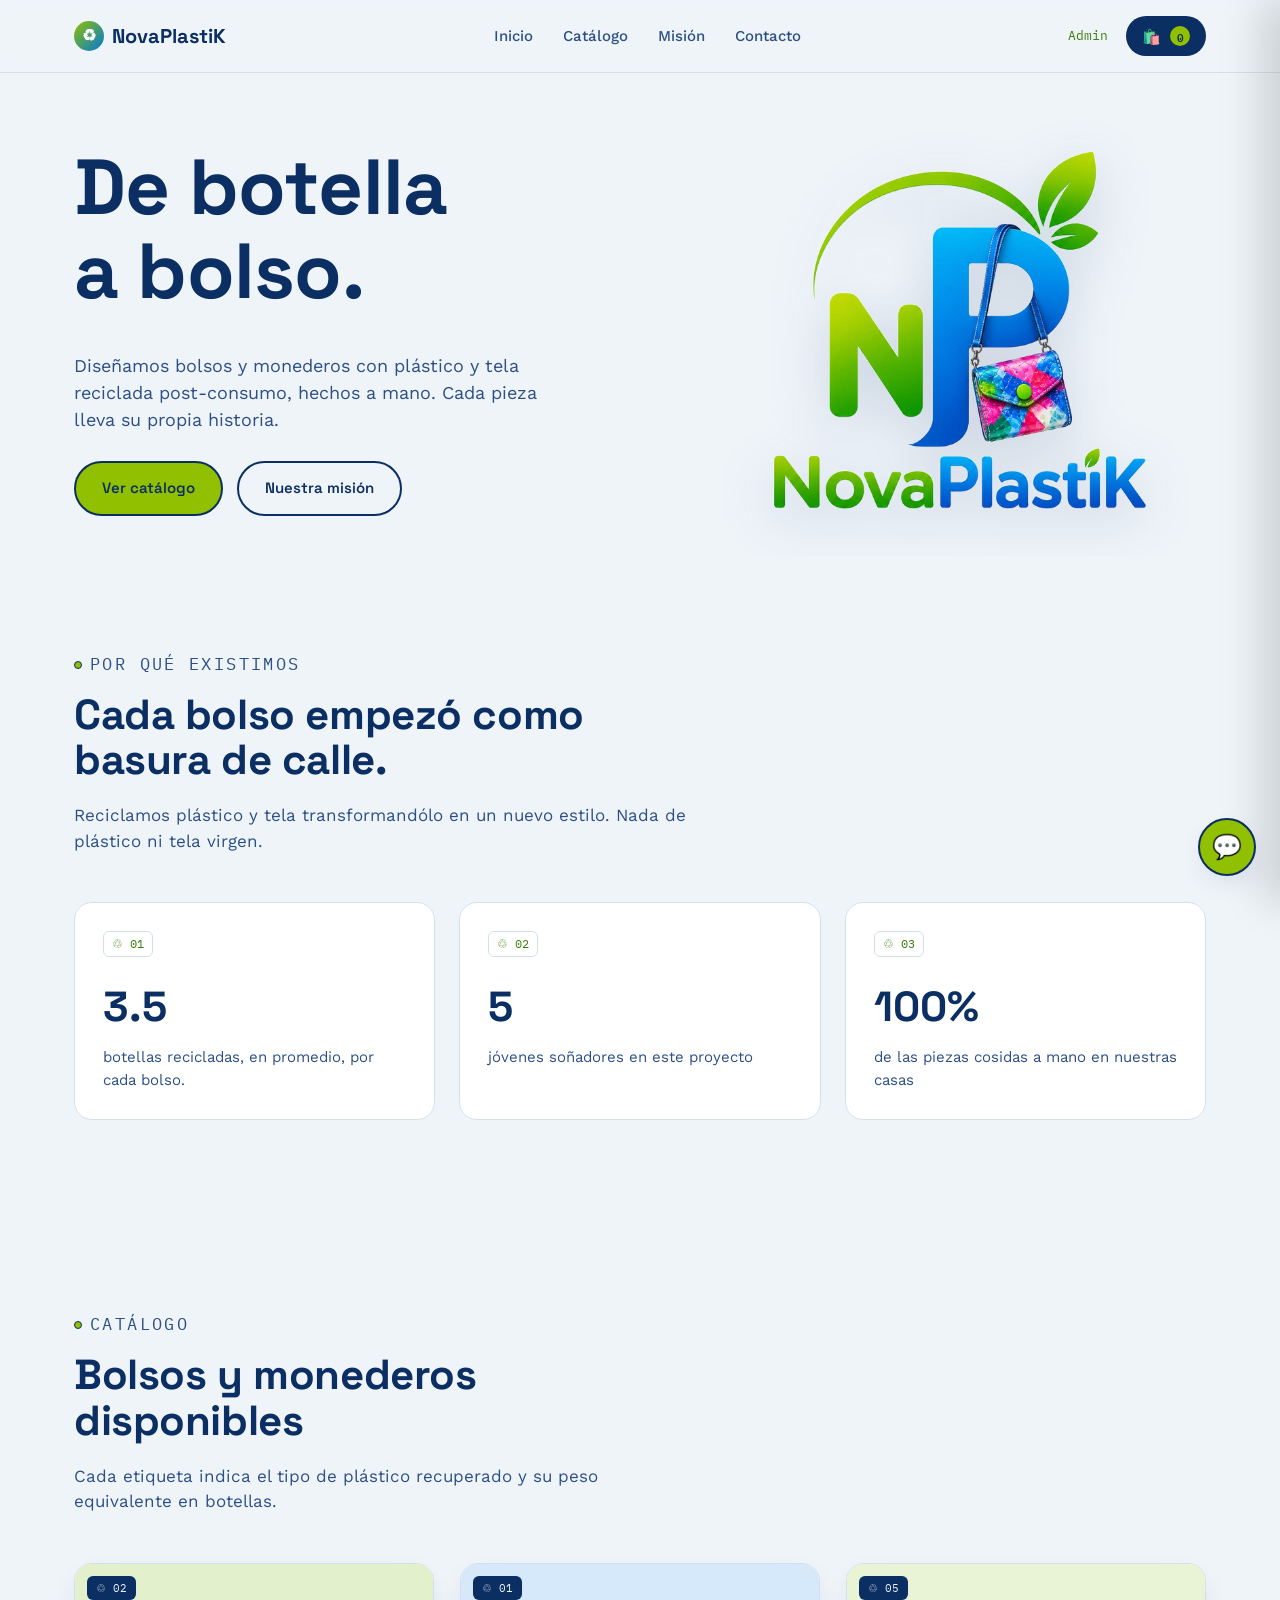
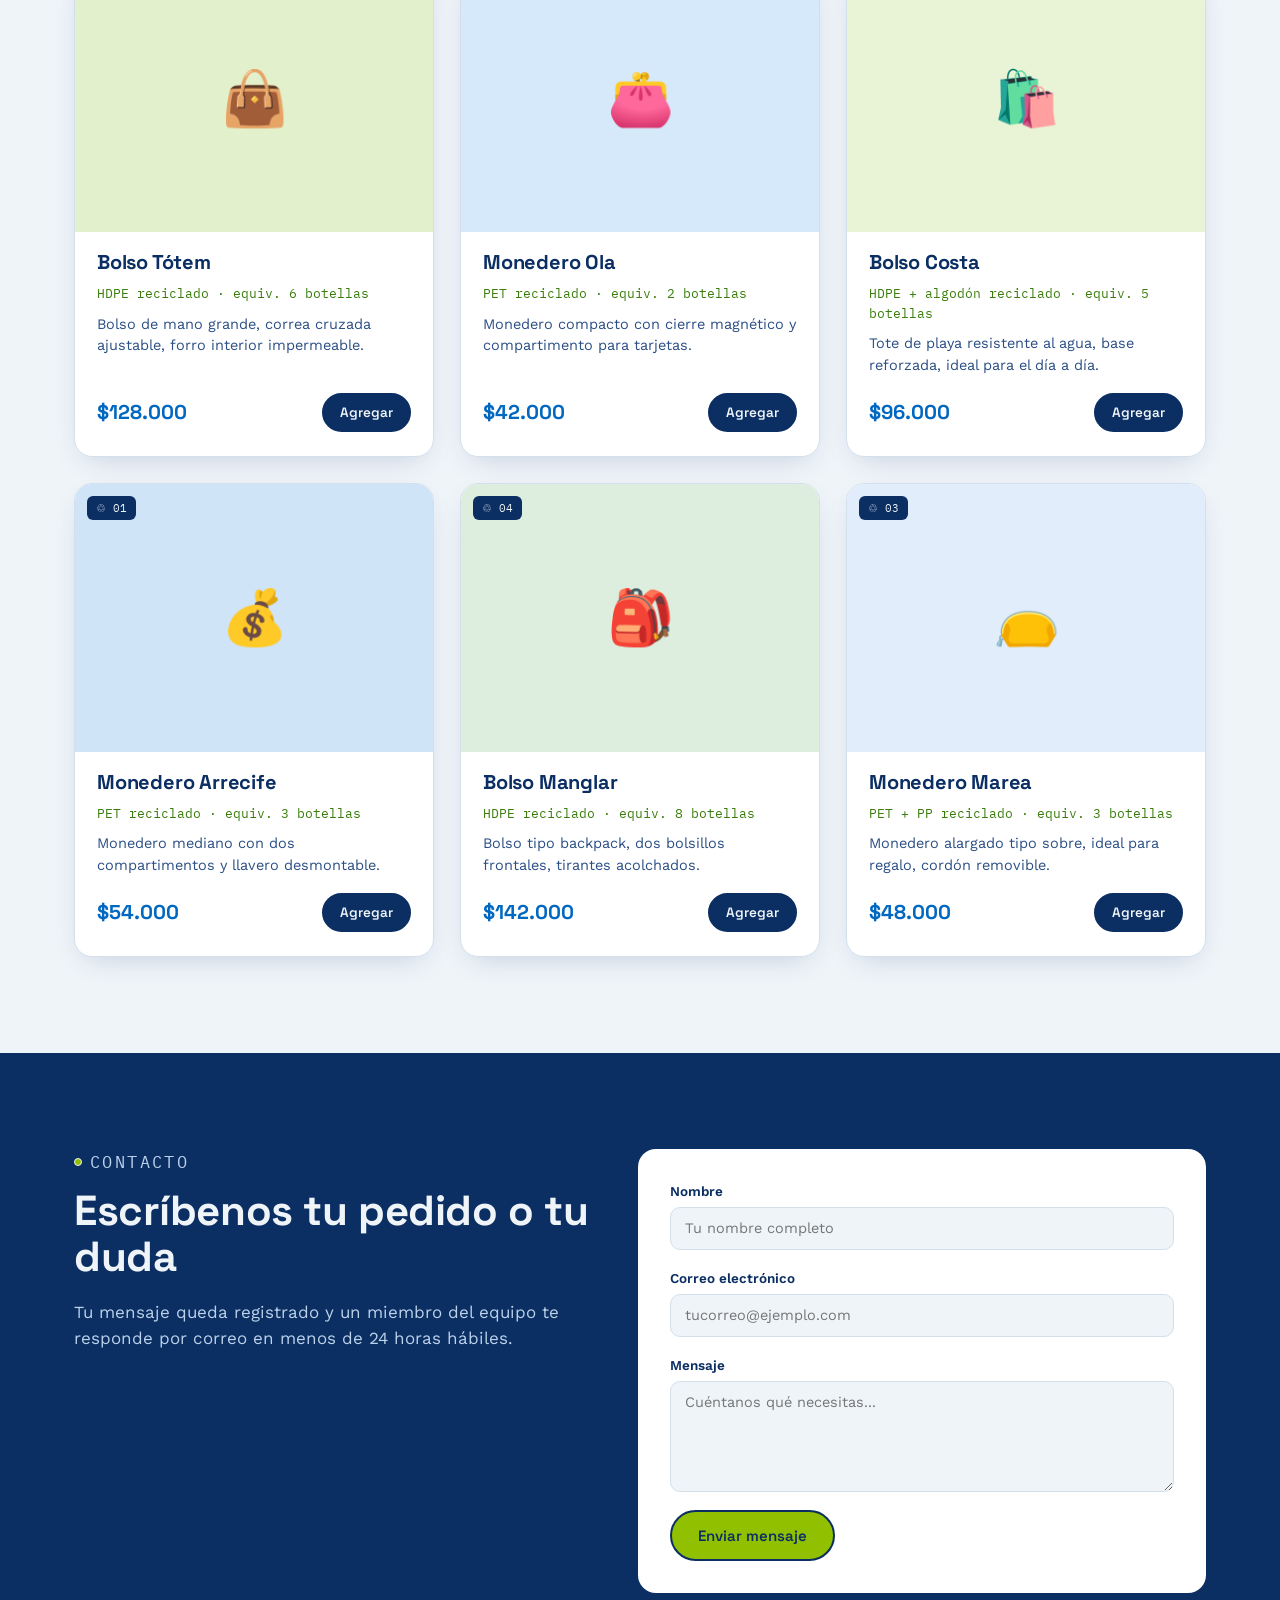
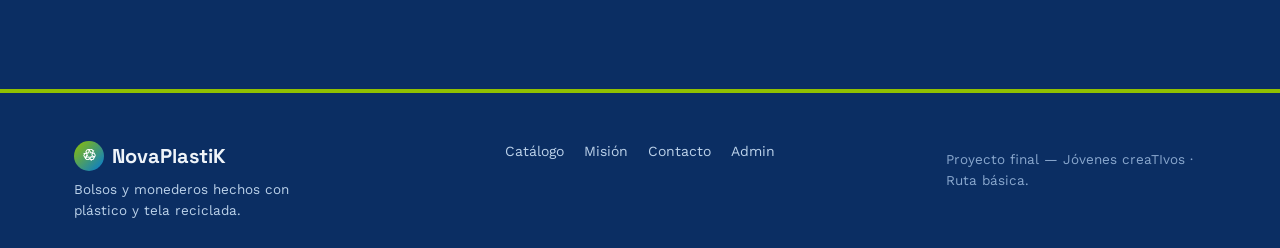
<file: index.html>
<!DOCTYPE html>
<html lang="es">
<head>
<meta charset="UTF-8">
<meta name="viewport" content="width=device-width, initial-scale=1.0">
<title>NovaPlastiK — Bolsos y monederos de plástico reciclado</title>
<meta name="description" content="NovaPlastiK transforma botellas plásticas en bolsos y monederos. Compra en línea, sigue el impacto de tu compra.">
<link rel="preconnect" href="https://fonts.googleapis.com">
<link href="https://fonts.googleapis.com/css2?family=IBM+Plex+Mono:wght@500;600&family=Space+Grotesk:wght@500;600;700&family=Work+Sans:wght@400;500;600&display=swap" rel="stylesheet">
<link rel="stylesheet" href="https://unpkg.com/aos@2.3.1/dist/aos.css">
<style>
/* =========================================================
   NovaPlastiK — sistema de diseño
   Paleta inspirada en plástico reciclado y etiquetas de resina.
   ========================================================= */

:root {
  /* Paleta tomada directamente del logo NovaPlastiK */
  --ink: #0B2E63;        /* azul profundo — textos y secciones oscuras */
  --ink-soft: #2C4F85;
  --paper: #EFF4F9;      /* fondo claro frio */
  --paper-raised: #FFFFFF;
  --moss: #3A7D0C;       /* verde del logo — detalles y etiquetas */
  --lime: #90C000;       /* verde lima del logo — acento primario */
  --lime-deep: #7BA600;
  --blue: #0078D8;       /* azul del logo */
  --blue-deep: #0048C0;
  --blue-light: #00A8F0;
  --clay: #0068C0;       /* acento secundario / precios (azul del logo, oscurecido para contraste) */
  --thread: #D3E0EC;     /* lineas y bordes */
  --white: #FFFFFF;
  --danger: #C62828;

  --font-display: "Space Grotesk", "Arial Narrow", sans-serif;
  --font-body: "Work Sans", "Segoe UI", sans-serif;
  --font-mono: "IBM Plex Mono", "Courier New", monospace;

  --radius-tag: 6px;
  --radius-card: 18px;
  --container: 1180px;

  --shadow-card: 0 10px 30px -12px rgba(11, 46, 99, 0.22);
}

* , *::before, *::after { box-sizing: border-box; }

html { scroll-behavior: smooth; }

@media (prefers-reduced-motion: reduce) {
  html { scroll-behavior: auto; }
  * { animation-duration: 0.001ms !important; animation-iteration-count: 1 !important; transition-duration: 0.001ms !important; }
}

body {
  margin: 0;
  font-family: var(--font-body);
  background: var(--paper);
  color: var(--ink);
  line-height: 1.5;
  -webkit-font-smoothing: antialiased;
}

h1, h2, h3, h4 {
  font-family: var(--font-display);
  color: var(--ink);
  margin: 0 0 .5em;
  letter-spacing: -0.01em;
  line-height: 1.08;
}

p { margin: 0 0 1em; }

a { color: inherit; }

img { max-width: 100%; display: block; }

button { font-family: inherit; cursor: pointer; }

:focus-visible {
  outline: 3px solid var(--clay);
  outline-offset: 2px;
}

.container {
  max-width: var(--container);
  margin: 0 auto;
  padding: 0 24px;
}

.eyebrow {
  display: inline-flex;
  align-items: center;
  gap: 8px;
  font-family: var(--font-mono);
  font-size: 12.5px;
  letter-spacing: 0.14em;
  text-transform: uppercase;
  color: var(--moss);
  margin-bottom: 14px;
}

.eyebrow::before {
  content: "";
  width: 8px;
  height: 8px;
  border-radius: 50%;
  background: var(--lime);
  border: 1.5px solid var(--ink);
}

.btn {
  display: inline-flex;
  align-items: center;
  justify-content: center;
  gap: 8px;
  border-radius: 999px;
  padding: 14px 26px;
  font-family: var(--font-display);
  font-weight: 600;
  font-size: 15px;
  border: 2px solid var(--ink);
  transition: transform .15s ease, background .2s ease, color .2s ease;
  text-decoration: none;
  white-space: nowrap;
}

.btn:hover { transform: translateY(-2px); }

.btn-primary {
  background: var(--lime);
  color: var(--ink);
}
.btn-primary:hover { background: var(--lime-deep); }

.btn-outline {
  background: transparent;
  color: var(--ink);
}
.btn-outline:hover { background: var(--ink); color: var(--paper); }

.btn-dark {
  background: var(--ink);
  color: var(--paper);
  border-color: var(--ink);
}
.btn-dark:hover { background: var(--moss); border-color: var(--moss); }

.section {
  padding: 96px 0;
}

.section-head {
  max-width: 620px;
  margin-bottom: 48px;
}

.section-head h2 { font-size: clamp(28px, 4vw, 42px); }
.section-head p { color: var(--ink-soft); font-size: 17px; }

/* ---------- Navegación ---------- */
.nav {
  position: sticky;
  top: 0;
  z-index: 40;
  background: rgba(239, 244, 249, 0.92);
  backdrop-filter: blur(8px);
  border-bottom: 1px solid var(--thread);
}

.nav-inner {
  display: flex;
  align-items: center;
  justify-content: space-between;
  padding-top: 16px;
  padding-bottom: 16px;
}

.logo {
  font-family: var(--font-display);
  font-weight: 700;
  font-size: 20px;
  text-decoration: none;
  display: flex;
  align-items: center;
  gap: 8px;
}

.logo-mark {
  display: inline-flex;
  align-items: center;
  justify-content: center;
  width: 30px;
  height: 30px;
  border-radius: 50%;
  background: linear-gradient(135deg, var(--lime), var(--blue));
  color: #FFFFFF;
  font-size: 16px;
}

.nav-links {
  display: flex;
  gap: 30px;
}

.nav-links a {
  text-decoration: none;
  font-size: 15px;
  font-weight: 500;
  color: var(--ink-soft);
  transition: color .15s ease;
}
.nav-links a:hover { color: var(--ink); }
.admin-link-mobile { display: none; }

.nav-actions {
  display: flex;
  align-items: center;
  gap: 18px;
}

.admin-link {
  font-size: 13px;
  text-decoration: none;
  color: var(--moss);
  font-family: var(--font-mono);
}

.cart-toggle {
  position: relative;
  background: var(--ink);
  color: var(--paper);
  border: none;
  border-radius: 999px;
  padding: 10px 16px;
  font-size: 15px;
}

.cart-count {
  display: inline-flex;
  align-items: center;
  justify-content: center;
  min-width: 20px;
  height: 20px;
  padding: 0 4px;
  border-radius: 999px;
  background: var(--lime);
  color: var(--ink);
  font-family: var(--font-mono);
  font-size: 11px;
  font-weight: 600;
  margin-left: 4px;
}

.nav-burger {
  display: none;
  background: none;
  border: 1.5px solid var(--ink);
  border-radius: 8px;
  width: 38px; height: 38px;
  font-size: 16px;
}

/* ---------- Hero ---------- */
.hero {
  padding: 72px 0 40px;
  overflow: hidden;
}

.hero-inner {
  display: grid;
  grid-template-columns: 1.1fr 0.9fr;
  gap: 40px;
  align-items: center;
}

.hero-copy h1 {
  font-size: clamp(44px, 7vw, 78px);
}

.hero-sub {
  font-size: 18px;
  max-width: 480px;
  color: var(--ink-soft);
}

.hero-cta {
  display: flex;
  gap: 14px;
  flex-wrap: wrap;
  margin-top: 28px;
}

.hero-visual {
  display: flex;
  justify-content: center;
}

.hero-logo {
  width: 100%;
  max-width: 380px;
  height: auto;
  filter: drop-shadow(0 14px 28px rgba(11, 46, 99, 0.16));
}

/* ---------- Misión ---------- */
.mision-grid {
  display: grid;
  grid-template-columns: repeat(3, 1fr);
  gap: 24px;
}

.mision-card {
  background: var(--paper-raised);
  border: 1px solid var(--thread);
  border-radius: var(--radius-card);
  padding: 28px;
  position: relative;
}

.mision-tag {
  display: inline-block;
  font-family: var(--font-mono);
  font-size: 12px;
  color: var(--moss);
  border: 1px solid var(--thread);
  border-radius: var(--radius-tag);
  padding: 3px 8px;
  margin-bottom: 18px;
}

.mision-card strong {
  display: block;
  font-family: var(--font-display);
  font-size: 42px;
  color: var(--ink);
  margin-bottom: 8px;
}

.mision-card p {
  color: var(--ink-soft);
  font-size: 15px;
  margin: 0;
}

/* ---------- Catálogo ---------- */
.catalogo-grid {
  display: grid;
  grid-template-columns: repeat(3, 1fr);
  gap: 26px;
}

.producto-card {
  background: var(--paper-raised);
  border-radius: var(--radius-card);
  border: 1px solid var(--thread);
  overflow: hidden;
  display: flex;
  flex-direction: column;
  box-shadow: var(--shadow-card);
}

.producto-media {
  aspect-ratio: 4/3;
  display: flex;
  align-items: center;
  justify-content: center;
  font-size: 54px;
  position: relative;
}

.producto-tag {
  position: absolute;
  top: 12px;
  left: 12px;
  font-family: var(--font-mono);
  font-size: 11px;
  background: var(--ink);
  color: var(--paper);
  padding: 4px 9px;
  border-radius: var(--radius-tag);
}

.producto-img {
  width: 100%;
  height: 100%;
  object-fit: cover;
  position: absolute;
  inset: 0;
}

.producto-body {
  padding: 20px 22px 24px;
  display: flex;
  flex-direction: column;
  gap: 10px;
  flex: 1;
}

.producto-body h3 { font-size: 20px; margin: 0; }

.producto-material {
  font-size: 13px;
  color: var(--moss);
  font-family: var(--font-mono);
}

.producto-desc {
  font-size: 14.5px;
  color: var(--ink-soft);
  margin: 0;
  flex: 1;
}

.producto-footer {
  display: flex;
  align-items: center;
  justify-content: space-between;
  margin-top: 6px;
}

.producto-precio {
  font-family: var(--font-display);
  font-weight: 700;
  font-size: 20px;
  color: var(--clay);
}

.add-btn {
  border: 2px solid var(--ink);
  background: var(--ink);
  color: var(--paper);
  border-radius: 999px;
  padding: 9px 16px;
  font-size: 13.5px;
  font-weight: 600;
  font-family: var(--font-display);
  transition: background .2s ease, transform .15s ease;
}
.add-btn:hover { background: var(--moss); border-color: var(--moss); transform: translateY(-1px); }
.add-btn.added { background: var(--lime); color: var(--ink); border-color: var(--lime); }

/* ---------- Carrito (drawer) ---------- */
.cart-backdrop {
  position: fixed; inset: 0;
  background: rgba(11,46,99,.45);
  opacity: 0; pointer-events: none;
  transition: opacity .25s ease;
  z-index: 50;
}
.cart-backdrop.active { opacity: 1; pointer-events: auto; }

.cart-drawer {
  position: fixed;
  top: 0; right: 0;
  height: 100%;
  width: 380px;
  max-width: 92vw;
  background: var(--paper-raised);
  z-index: 60;
  transform: translateX(100%);
  transition: transform .3s ease;
  display: flex;
  flex-direction: column;
  box-shadow: -18px 0 40px rgba(0,0,0,.15);
}
.cart-drawer.open { transform: translateX(0); }

.cart-drawer-head {
  display: flex;
  align-items: center;
  justify-content: space-between;
  padding: 22px 24px;
  border-bottom: 1px solid var(--thread);
}
.cart-drawer-head h3 { margin: 0; }
.cart-drawer-head button {
  background: none; border: none; font-size: 18px; color: var(--ink);
}

.cart-items {
  flex: 1;
  overflow-y: auto;
  padding: 16px 24px;
}

.cart-empty { color: var(--ink-soft); font-size: 14px; }

.cart-item {
  display: grid;
  grid-template-columns: 46px 1fr auto;
  gap: 12px;
  align-items: center;
  padding: 12px 0;
  border-bottom: 1px solid var(--thread);
}

.cart-item-icon {
  width: 46px; height: 46px;
  border-radius: 10px;
  display: flex; align-items: center; justify-content: center;
  font-size: 22px;
  background: var(--paper);
  overflow: hidden;
}
.cart-item-icon img { width: 100%; height: 100%; object-fit: cover; }

.cart-item-name { font-size: 14.5px; font-weight: 600; margin: 0 0 4px; }
.cart-item-price { font-size: 13px; color: var(--moss); font-family: var(--font-mono); }

.cart-item-qty {
  display: flex; align-items: center; gap: 6px;
}
.cart-item-qty button {
  width: 24px; height: 24px;
  border-radius: 50%;
  border: 1px solid var(--thread);
  background: var(--paper);
  font-size: 13px;
  line-height: 1;
}
.cart-item-remove {
  grid-column: 1 / -1;
  justify-self: end;
  background: none; border: none;
  color: var(--danger);
  font-size: 12px;
  text-decoration: underline;
}

.cart-summary {
  padding: 20px 24px 26px;
  border-top: 1px solid var(--thread);
}
.cart-row {
  display: flex; justify-content: space-between;
  font-size: 14px; margin-bottom: 8px;
  color: var(--ink-soft);
}
.cart-row.cart-total {
  font-size: 17px; color: var(--ink); font-weight: 700;
  margin-top: 10px; padding-top: 10px;
  border-top: 1px dashed var(--thread);
}
.cart-checkout { width: 100%; margin-top: 14px; }

/* ---------- Asistente / chatbot ---------- */
.chat-fab {
  position: fixed;
  right: 24px; bottom: 24px;
  width: 58px; height: 58px;
  border-radius: 50%;
  border: 2px solid var(--ink);
  background: var(--lime);
  font-size: 24px;
  box-shadow: var(--shadow-card);
  z-index: 70;
}

.chat-panel {
  position: fixed;
  right: 24px; bottom: 94px;
  width: 340px;
  max-width: 88vw;
  max-height: 460px;
  background: var(--paper-raised);
  border: 1px solid var(--thread);
  border-radius: 18px;
  box-shadow: var(--shadow-card);
  z-index: 70;
  display: none;
  flex-direction: column;
  overflow: hidden;
}

.chat-panel.open {
  display: flex;
}

.chat-head {
  background: var(--ink);
  color: var(--paper);
  padding: 14px 16px;
  display: flex;
  justify-content: space-between;
  align-items: flex-start;
}
.chat-head strong { display: block; font-family: var(--font-display); font-size: 15px; }
.chat-head span { font-size: 12px; color: var(--lime); }
.chat-head button { background: none; border: none; color: var(--paper); font-size: 16px; }

.chat-log {
  flex: 1;
  overflow-y: auto;
  padding: 14px 16px;
  display: flex;
  flex-direction: column;
  gap: 10px;
}

.chat-msg {
  font-size: 13.5px;
  line-height: 1.4;
  padding: 9px 12px;
  border-radius: 12px;
  max-width: 85%;
}
.chat-bot {
  background: var(--paper);
  border: 1px solid var(--thread);
  align-self: flex-start;
}
.chat-user {
  background: var(--ink);
  color: var(--paper);
  align-self: flex-end;
}

.chat-add {
  margin-top: 8px;
  border: none;
  background: var(--lime);
  color: var(--ink);
  border-radius: 999px;
  padding: 6px 12px;
  font-size: 12px;
  font-weight: 600;
}
.chat-add:disabled { background: var(--thread); cursor: default; }

.chat-rec {
  background: var(--paper);
  border: 1px solid var(--thread);
  border-radius: 10px;
  padding: 9px 11px;
  margin-top: 8px;
}
.chat-rec strong { font-family: var(--font-display); }
.chat-rec-desc { font-size: 12.5px; color: var(--ink-soft); display: block; margin-top: 3px; }

.chat-chips {
  display: flex;
  flex-wrap: wrap;
  gap: 6px;
  margin-top: 10px;
}
.chat-chip {
  background: transparent;
  border: 1px solid var(--moss);
  color: var(--moss);
  border-radius: 999px;
  padding: 5px 11px;
  font-size: 12px;
  font-weight: 600;
}
.chat-chip:hover { background: var(--moss); color: var(--paper); }

.chat-form {
  display: flex;
  border-top: 1px solid var(--thread);
}
.chat-form input {
  flex: 1;
  border: none;
  padding: 12px 14px;
  font-size: 13.5px;
  background: transparent;
}
.chat-form input:focus { outline: none; }
.chat-form button {
  border: none;
  background: var(--ink);
  color: var(--paper);
  padding: 0 16px;
  font-size: 13px;
  font-weight: 600;
}

/* ---------- Contacto ---------- */
.contacto { background: var(--ink); color: var(--paper); }
.contacto .eyebrow { color: var(--lime); }
.contacto .eyebrow::before { border-color: var(--paper); }
.contacto .section-head h2 { color: var(--paper); }
.contacto .section-head p { color: #BCD2EA; }

.contacto-inner {
  display: grid;
  grid-template-columns: 1fr 1.1fr;
  gap: 48px;
  align-items: start;
}

.contact-form {
  background: var(--paper-raised);
  border-radius: var(--radius-card);
  padding: 32px;
  display: flex;
  flex-direction: column;
  gap: 18px;
}

.contact-form label {
  display: flex;
  flex-direction: column;
  gap: 6px;
  font-size: 13.5px;
  font-weight: 600;
  color: var(--ink);
}

.contact-form input, .contact-form textarea {
  font-family: var(--font-body);
  font-size: 14.5px;
  padding: 12px 14px;
  border-radius: 10px;
  border: 1.5px solid var(--thread);
  background: var(--paper);
  color: var(--ink);
  resize: vertical;
}
.contact-form input:focus, .contact-form textarea:focus {
  border-color: var(--moss);
  outline: none;
}

.contact-form button { align-self: flex-start; }

.contact-confirm {
  margin: 0;
  color: var(--moss);
  font-weight: 600;
  font-size: 14px;
}

/* ---------- Footer ---------- */
.footer {
  background: var(--ink);
  color: #BCD2EA;
  padding: 48px 0 28px;
  border-top: 4px solid var(--lime);
}
.footer-inner {
  display: flex;
  flex-wrap: wrap;
  justify-content: space-between;
  gap: 24px;
  align-items: flex-start;
}
.footer .logo { color: var(--paper); }
.footer-inner p { font-size: 13.5px; margin: 8px 0 0; max-width: 260px; }
.footer-links { display: flex; gap: 20px; }
.footer-links a { text-decoration: none; font-size: 14px; color: #BCD2EA; }
.footer-links a:hover { color: var(--lime); }
.footer-note { font-size: 12.5px; color: #8AA8CE; margin: 0; width: 100%; }

/* =========================================================
   Responsive
   ========================================================= */
@media (max-width: 980px) {
  .catalogo-grid { grid-template-columns: repeat(2, 1fr); }
  .mision-grid { grid-template-columns: repeat(3, 1fr); gap: 16px; }
  .hero-inner { grid-template-columns: 1fr; text-align: center; }
  .hero-cta { justify-content: center; }
  .hero-visual { order: -1; }
  .contacto-inner { grid-template-columns: 1fr; }
}

@media (max-width: 720px) {
  .admin-link { display: none; }
  .nav-burger { display: inline-flex; align-items: center; justify-content: center; }
  .nav-links {
    position: absolute;
    top: 100%; left: 0; right: 0;
    background: var(--paper-raised);
    border-bottom: 1px solid var(--thread);
    flex-direction: column;
    padding: 8px 24px 18px;
    gap: 14px;
    display: none;
  }
  .nav-links.open { display: flex; }
  .admin-link-mobile { display: block; color: var(--moss); font-family: var(--font-mono); font-size: 13px; }
  .section { padding: 64px 0; }
  .catalogo-grid { grid-template-columns: 1fr; }
  .mision-grid { grid-template-columns: 1fr; }
  .hero { padding-top: 40px; }
  .hero-copy h1 { font-size: 44px; }
  .cart-drawer { width: 100%; }
  .chat-panel { right: 12px; left: 12px; width: auto; bottom: 84px; }
  .chat-fab { right: 16px; bottom: 16px; }
  .footer-inner { flex-direction: column; }
}

@media (max-width: 480px) {
  .container { padding: 0 16px; }
  .hero-copy h1 { font-size: 36px; }
  .hero-sub { font-size: 16px; }
  .btn { padding: 12px 20px; font-size: 14px; }
}

/* ---------- Barra fija de carrito (solo celular) ---------- */
.mobile-cart-bar {
  display: none;
}

@media (max-width: 720px) {
  .mobile-cart-bar {
    display: flex;
    position: fixed;
    left: 12px; right: 12px;
    bottom: 12px;
    z-index: 65;
    align-items: center;
    justify-content: space-between;
    gap: 12px;
    background: var(--ink);
    color: var(--paper);
    border-radius: 999px;
    padding: 12px 10px 12px 20px;
    box-shadow: 0 12px 28px -8px rgba(11,46,99,.4);
    transform: translateY(120%);
    transition: transform .25s ease;
  }
  .mobile-cart-bar.visible { transform: translateY(0); }
  .mobile-cart-bar .mcb-info { font-size: 13.5px; }
  .mobile-cart-bar .mcb-info strong { font-family: var(--font-mono); color: var(--lime); }
  .mobile-cart-bar button {
    background: var(--lime);
    color: var(--ink);
    border: none;
    border-radius: 999px;
    padding: 10px 18px;
    font-family: var(--font-display);
    font-weight: 600;
    font-size: 13.5px;
  }
  /* Deja espacio para que el chat flotante no tape la barra */
  .chat-fab { bottom: 84px; }
  .chat-panel { bottom: 154px; }
}

</style>
</head>
<body>

<header class="nav" id="nav">
  <div class="container nav-inner">
    <a href="#inicio" class="logo">
      <span class="logo-mark">♻</span> NovaPlastiK
    </a>
    <nav class="nav-links" id="navLinks">
      <a href="#inicio">Inicio</a>
      <a href="#catalogo">Catálogo</a>
      <a href="#mision">Misión</a>
      <a href="#contacto">Contacto</a>
      <a href="admin.html" class="admin-link-mobile">Admin</a>
    </nav>
    <div class="nav-actions">
      <a href="admin.html" class="admin-link">Admin</a>
      <button class="cart-toggle" id="cartToggle" aria-label="Abrir carrito">
        🛍️ <span class="cart-count" id="cartCount">0</span>
      </button>
      <button class="nav-burger" id="navBurger" aria-label="Abrir menú">☰</button>
    </div>
  </div>
</header>

<main>

  <section class="hero" id="inicio">
    <div class="container hero-inner">
      <div class="hero-copy" data-aos="fade-right">
       
        <h1>De botella<br>a bolso.</h1>
        <p class="hero-sub">Diseñamos bolsos y monederos con plástico y tela reciclada 
          post-consumo, hechos a mano. Cada pieza lleva su propia historia.</p>
        <div class="hero-cta">
          <a href="#catalogo" class="btn btn-primary">Ver catálogo</a>
          <a href="#mision" class="btn btn-outline">Nuestra misión</a>
        </div>
      </div>
      <div class="hero-visual" data-aos="fade-left" data-aos-delay="150">
        <img class="hero-logo" src="[data-uri]" alt="Logo NovaPlastiK">
      </div>
    </div>
  </section>

  <section class="section mision" id="mision">
    <div class="container">
      <div class="section-head" data-aos="fade-up">
        <p class="eyebrow">Por qué existimos</p>
        <h2>Cada bolso empezó como basura de calle.</h2>
        <p>Reciclamos plástico y tela transformandólo en un 
          nuevo estilo. Nada de plástico ni tela virgen.</p>
      </div>
      <div class="mision-grid">
        <div class="mision-card" data-aos="fade-up" data-aos-delay="0">
          <span class="mision-tag">♲ 01</span>
          <strong>3.5</strong>
          <p>botellas recicladas, en promedio, por cada bolso.</p>
        </div>
        <div class="mision-card" data-aos="fade-up" data-aos-delay="100">
          <span class="mision-tag">♲ 02</span>
          <strong>5</strong>
          <p>jóvenes soñadores en este proyecto</p>
        </div>
        <div class="mision-card" data-aos="fade-up" data-aos-delay="200">
          <span class="mision-tag">♲ 03</span>
          <strong>100%</strong>
          <p>de las piezas cosidas a mano en nuestras casas</p>
        </div>
      </div>
    </div>
  </section>

  <section class="section catalogo" id="catalogo">
    <div class="container">
      <div class="section-head" data-aos="fade-up">
        <p class="eyebrow">Catálogo</p>
        <h2>Bolsos y monederos disponibles</h2>
        <p>Cada etiqueta indica el tipo de plástico recuperado y su peso equivalente en botellas.</p>
      </div>
      <div class="catalogo-grid" id="catalogoGrid">
        <!-- Las tarjetas de producto se generan con JS desde js/store.js -->
      </div>
    </div>
  </section>

  <section class="section contacto" id="contacto">
    <div class="container contacto-inner">
      <div class="section-head" data-aos="fade-up">
        <p class="eyebrow">Contacto</p>
        <h2>Escríbenos tu pedido o tu duda</h2>
        <p>Tu mensaje queda registrado y un miembro del equipo te responde por correo
          en menos de 24 horas hábiles.</p>
      </div>
      <form id="contactForm" class="contact-form" data-aos="fade-up">
        <label>
          Nombre
          <input type="text" id="nombre" required placeholder="Tu nombre completo">
        </label>
        <label>
          Correo electrónico
          <input type="email" id="email" required placeholder="tucorreo@ejemplo.com">
        </label>
        <label>
          Mensaje
          <textarea id="mensaje" rows="5" required placeholder="Cuéntanos qué necesitas..."></textarea>
        </label>
        <button type="submit" class="btn btn-primary">Enviar mensaje</button>
        <p id="contactConfirm" class="contact-confirm" hidden>
          ✓ ¡Gracias! Recibimos tu mensaje y te contactaremos pronto.
        </p>
      </form>
    </div>
  </section>

</main>

<footer class="footer">
  <div class="container footer-inner">
    <div>
      <a href="#inicio" class="logo"><span class="logo-mark">♲</span> NovaPlastiK</a>
      <p>Bolsos y monederos hechos con plástico y tela reciclada.</p>
    </div>
    <nav class="footer-links">
      <a href="#catalogo">Catálogo</a>
      <a href="#mision">Misión</a>
      <a href="#contacto">Contacto</a>
      <a href="admin.html">Admin</a>
    </nav>
    <p class="footer-note">Proyecto final — Jóvenes creaTIvos · Ruta básica.</p>
  </div>
</footer>

<!-- Barra fija de carrito, solo visible en celular -->
<div class="mobile-cart-bar" id="mobileCartBar">
  <span class="mcb-info"><strong id="mcbCount">0</strong> producto(s) · <span id="mcbTotal">$0</span></span>
  <button id="mcbOpen">Ver carrito</button>
</div>

<!-- Carrito lateral -->
<aside class="cart-drawer" id="cartDrawer" aria-hidden="true" role="dialog" aria-label="Carrito de compras">
  <div class="cart-drawer-head">
    <h3>Tu bolsa</h3>
    <button id="cartClose" aria-label="Cerrar carrito">✕</button>
  </div>
  <div class="cart-items" id="cartItems">
    <p class="cart-empty" id="cartEmpty">Tu bolsa está vacía. Agrega un bolso o monedero del catálogo.</p>
  </div>
  <div class="cart-summary">
    <div class="cart-row"><span>Subtotal</span><strong id="cartSubtotal">$0</strong></div>
    <div class="cart-row"><span>Envío</span><strong>Gratis</strong></div>
    <div class="cart-row cart-total"><span>Total</span><strong id="cartTotal">$0</strong></div>
    <a href="#contacto" class="btn btn-primary cart-checkout" id="cartCheckout">Finalizar pedido</a>
  </div>
</aside>
<div class="cart-backdrop" id="cartBackdrop"></div>

<script src="https://unpkg.com/aos@2.3.1/dist/aos.js"></script>
<script>
/* =========================================================
   store.js — capa de datos de NovaPlastiK
   Simula un backend simple usando localStorage, para que
   index.html y admin.html lean y escriban la misma "base
   de datos" del navegador.
   ========================================================= */

const NOVA_KEYS = {
  products: "novaplastik_products",
  messages: "novaplastik_messages",
  session: "novaplastik_admin_session",
};

const NOVA_SEED_PRODUCTS = [
  {
    id: "np-001",
    codigo: "♲ 02",
    nombre: "Bolso Tótem",
    tipo: "bolso",
    material: "HDPE reciclado · equiv. 6 botellas",
    descripcion: "Bolso de mano grande, correa cruzada ajustable, forro interior impermeable.",
    precio: 128000,
    icono: "👜",
  },
  {
    id: "np-002",
    codigo: "♲ 01",
    nombre: "Monedero Ola",
    tipo: "monedero",
    material: "PET reciclado · equiv. 2 botellas",
    descripcion: "Monedero compacto con cierre magnético y compartimento para tarjetas.",
    precio: 42000,
    icono: "👛",
  },
  {
    id: "np-003",
    codigo: "♲ 05",
    nombre: "Bolso Costa",
    tipo: "bolso",
    material: "HDPE + algodón reciclado · equiv. 5 botellas",
    descripcion: "Tote de playa resistente al agua, base reforzada, ideal para el día a día.",
    precio: 96000,
    icono: "🛍️",
  },
  {
    id: "np-004",
    codigo: "♲ 01",
    nombre: "Monedero Arrecife",
    tipo: "monedero",
    material: "PET reciclado · equiv. 3 botellas",
    descripcion: "Monedero mediano con dos compartimentos y llavero desmontable.",
    precio: 54000,
    icono: "💰",
  },
  {
    id: "np-005",
    codigo: "♲ 04",
    nombre: "Bolso Manglar",
    tipo: "bolso",
    material: "HDPE reciclado · equiv. 8 botellas",
    descripcion: "Bolso tipo backpack, dos bolsillos frontales, tirantes acolchados.",
    precio: 142000,
    icono: "🎒",
  },
  {
    id: "np-006",
    codigo: "♲ 03",
    nombre: "Monedero Marea",
    tipo: "monedero",
    material: "PET + PP reciclado · equiv. 3 botellas",
    descripcion: "Monedero alargado tipo sobre, ideal para regalo, cordón removible.",
    precio: 48000,
    icono: "👝",
  },
];

function novaGetProducts() {
  const raw = localStorage.getItem(NOVA_KEYS.products);
  if (!raw) {
    localStorage.setItem(NOVA_KEYS.products, JSON.stringify(NOVA_SEED_PRODUCTS));
    return [...NOVA_SEED_PRODUCTS];
  }
  try {
    return JSON.parse(raw);
  } catch (e) {
    return [...NOVA_SEED_PRODUCTS];
  }
}

function novaSaveProducts(products) {
  localStorage.setItem(NOVA_KEYS.products, JSON.stringify(products));
}

function novaGetMessages() {
  const raw = localStorage.getItem(NOVA_KEYS.messages);
  try {
    return raw ? JSON.parse(raw) : [];
  } catch (e) {
    return [];
  }
}

function novaSaveMessage(msg) {
  const messages = novaGetMessages();
  messages.unshift({ ...msg, id: "msg-" + Date.now(), fecha: new Date().toISOString() });
  localStorage.setItem(NOVA_KEYS.messages, JSON.stringify(messages));
}

function novaFormatPrice(value) {
  return "$" + Number(value).toLocaleString("es-CO");
}


/* =========================================================
   chatbot.js — Asistente virtual de NovaPlastiK
   IA aplicada: recomendador basado en reglas + respuestas
   a preguntas frecuentes. No requiere backend ni API externa.
   ========================================================= */

/* ---------------------------------------------------------
   Asistente NovaPlastiK — motor de recomendacion
   Mejoras: ignora tildes, puntua varias coincidencias,
   detecta presupuesto, recuerda lo ya sugerido y ofrece
   botones de respuesta rapida.
   --------------------------------------------------------- */

// Quita tildes y pasa a minusculas, para que "monedero" y "monédero" coincidan
function novaNorm(txt) {
  return txt.toLowerCase().normalize("NFD").replace(/[\u0300-\u036f]/g, "");
}

const NOVA_FAQ = [
  { claves: ["material", "plastico", "hecho", "reciclad", "de que esta", "tela", "resistente"],
    reply: "Usamos HDPE y PET reciclado post-consumo, recuperado por recicladores locales. Lo convertimos en lamina textil resistente al agua y lo cosemos a mano. Cada etiqueta dice a cuantas botellas equivale la pieza." },
  { claves: ["envio", "domicilio", "entrega", "llega", "demora", "cuanto tarda"],
    reply: "El envio es gratis a todo el pais y llega entre 3 y 6 dias habiles despues de confirmar el pedido por el formulario de contacto." },
  { claves: ["pago", "pagar", "transferencia", "efectivo", "contraentrega", "tarjeta"],
    reply: "Coordinamos el pago por transferencia o contraentrega cuando te contactamos despues de recibir tu pedido." },
  { claves: ["cambio", "devoluc", "garant", "no me gusta", "talla"],
    reply: "Tienes 8 dias desde que recibes el pedido para pedir cambio, siempre que la pieza no este usada." },
  { claves: ["lav", "limpiar", "cuidado", "mantenimiento", "mojar"],
    reply: "Se limpian con un pano humedo y jabon suave. No los metas a la lavadora ni los planches: el plastico reciclado no resiste calor alto." },
  { claves: ["personaliz", "a la medida", "color especifico", "mi diseno", "encargo"],
    reply: "Si hacemos piezas personalizadas en color y tamano. Escribenos por el formulario de contacto contando que tienes en mente y te pasamos cotizacion." },
  { claves: ["mayor", "por cantidad", "revender", "distribuidor", "empresa"],
    reply: "Manejamos precios por volumen desde 10 unidades. Dejanos tus datos en el formulario y te enviamos la lista mayorista." },
  { claves: ["horario", "atencion", "abierto", "telefono", "whatsapp"],
    reply: "Atendemos de lunes a sabado. La via mas rapida es el formulario de contacto de esta pagina: respondemos en menos de 24 horas habiles." },
  { claves: ["hola", "buenas", "buenos dias", "buenas tardes", "que tal"],
    reply: "Hola! Cuentame que buscas y te ayudo a elegir. Puedes decirme el uso (playa, oficina, regalo) o tu presupuesto." },
  { claves: ["gracias", "muchas gracias", "vale", "listo", "perfecto"],
    reply: "Con gusto! Si necesitas otra recomendacion aqui estoy." },
];

// Palabras que apuntan a un tipo de producto, con peso
const NOVA_INTENCIONES = [
  { tipo: "bolso",    claves: ["bolso", "bolsa", "tote", "cartera grande", "backpack", "mochila", "morral", "playa", "viaje", "mercado", "universidad", "oficina", "trabajo", "laptop", "computador", "diario", "grande"] },
  { tipo: "monedero", claves: ["monedero", "billetera", "tarjetero", "monedas", "cartera pequena", "pequeno", "chiquito", "compacto", "llaves", "bolsillo", "regalo", "obsequio", "detalle", "cumpleanos", "sorpresa"] },
];

let novaYaSugeridos = [];

function respondTo(text) {
  const t = novaNorm(text);

  // 1) Preguntas frecuentes: gana la que mas coincidencias tenga
  let mejorFaq = null, mejorPuntaje = 0;
  for (const faq of NOVA_FAQ) {
    const puntaje = faq.claves.filter(c => t.includes(novaNorm(c))).length;
    if (puntaje > mejorPuntaje) { mejorPuntaje = puntaje; mejorFaq = faq; }
  }

  // 2) Intencion de producto, tambien por puntaje
  let mejorTipo = null, puntajeTipo = 0;
  for (const it of NOVA_INTENCIONES) {
    const puntaje = it.claves.filter(c => t.includes(novaNorm(c))).length;
    if (puntaje > puntajeTipo) { puntajeTipo = puntaje; mejorTipo = it.tipo; }
  }

  // Si la FAQ gana claramente y no piden producto, responde la FAQ
  if (mejorFaq && mejorPuntaje >= puntajeTipo && puntajeTipo === 0) {
    addChatMessage("bot", mejorFaq.reply);
    return;
  }

  // 3) Presupuesto: "menos de 60 mil", "hasta 50000", "barato", "economico"
  let tope = null;
  const num = t.match(/(\d{2,3})\s*(mil|k)\b/) || t.match(/(\d{4,7})/);
  if (num) {
    let v = parseInt(num[1], 10);
    if (num[2] === "mil" || num[2] === "k" || v < 1000) v = v * 1000;
    tope = v;
  }
  if (/barat|economic|low cost|poquito|no tengo mucho/.test(t)) tope = tope || 60000;

  // Si no entendimos nada (ni FAQ, ni tipo, ni presupuesto), pedimos precision
  // en vez de recomendar productos al azar.
  const pideOtra = /otra|otro|diferente|mas opciones|algo mas/.test(t);
  if (mejorPuntaje === 0 && puntajeTipo === 0 && !tope && !pideOtra) {
    addChatMessage("bot", "No estoy seguro de entender. Puedo ayudarte con recomendaciones segun el uso o el presupuesto, y con dudas sobre materiales, envios, lavado o cambios." + novaChips(["Bolso para el diario", "Monedero de regalo", "Algo economico", "De que material son?"]));
    novaEnlazarBotones();
    return;
  }

  const productos = typeof novaGetProducts === "function" ? novaGetProducts() : [];
  let candidatos = productos.slice();

  if (mejorTipo) candidatos = candidatos.filter(p => p.tipo === mejorTipo);
  if (tope) candidatos = candidatos.filter(p => p.precio <= tope);

  // "otra opcion" / "otro": evita repetir lo ya mostrado
  if (pideOtra) {
    const frescos = candidatos.filter(p => !novaYaSugeridos.includes(p.id));
    if (frescos.length) candidatos = frescos;
  }

  if (!candidatos.length) {
    if (tope) {
      const masBarato = productos.slice().sort((a, b) => a.precio - b.precio)[0];
      if (masBarato) {
        addChatMessage("bot", `No tengo nada por debajo de ${novaFormatPrice(tope)} en esa categoria. Lo mas economico es el <strong>${masBarato.nombre}</strong> a ${novaFormatPrice(masBarato.precio)}.` + novaBotonProducto(masBarato));
        novaEnlazarBotones();
        return;
      }
    }
    addChatMessage("bot", "No encontre algo con esas caracteristicas. Prueba diciendome el uso (playa, oficina, regalo) o tu presupuesto." + novaChips(["Bolso para diario", "Monedero de regalo", "Algo economico"]));
    novaEnlazarBotones();
    return;
  }

  // Ordena: mas barato primero cuando hay presupuesto, si no por precio descendente
  candidatos.sort((a, b) => tope ? a.precio - b.precio : b.precio - a.precio);
  const elegidos = candidatos.slice(0, 2);
  elegidos.forEach(p => { if (!novaYaSugeridos.includes(p.id)) novaYaSugeridos.push(p.id); });

  let intro = "Te recomiendo:";
  if (mejorTipo === "monedero" && /regalo|obsequio|detalle|cumpleanos/.test(t)) intro = "Para regalo estos funcionan muy bien:";
  else if (/playa|viaje/.test(t)) intro = "Para playa o viaje te sirve:";
  else if (/oficina|trabajo|laptop|universidad/.test(t)) intro = "Para el dia a dia te recomiendo:";
  else if (tope) intro = `Dentro de ${novaFormatPrice(tope)} tengo esto:`;

  let html = intro;
  elegidos.forEach(p => {
    html += `<div class="chat-rec">
      <strong>${p.nombre}</strong> — ${novaFormatPrice(p.precio)}<br>
      <span class="chat-rec-desc">${p.descripcion}</span>
      ${novaBotonProducto(p)}
    </div>`;
  });
  html += novaChips(["Ver otra opcion", "Como los lavo?", "Cuanto tarda el envio?"]);

  addChatMessage("bot", html);
  novaEnlazarBotones();
}

function novaBotonProducto(p) {
  return `<button class="chat-add" data-id="${p.id}">Agregar al carrito</button>`;
}

function novaChips(opciones) {
  return `<div class="chat-chips">` +
    opciones.map(o => `<button class="chat-chip" data-chip="${o}">${o}</button>`).join("") +
    `</div>`;
}

// Conecta los botones del ultimo mensaje del bot
function novaEnlazarBotones() {
  const log = document.getElementById("chatLog");
  log.querySelectorAll(".chat-add:not([data-listo])").forEach(btn => {
    btn.dataset.listo = "1";
    btn.addEventListener("click", () => {
      addToCart(btn.dataset.id);
      btn.textContent = "Agregado ✓";
      btn.disabled = true;
    });
  });
  log.querySelectorAll(".chat-chip:not([data-listo])").forEach(btn => {
    btn.dataset.listo = "1";
    btn.addEventListener("click", () => {
      const texto = btn.dataset.chip;
      addChatMessage("user", texto);
      setTimeout(() => respondTo(texto), 300);
    });
  });
}

/* Crea el widget del chat y conecta sus eventos al cargar la pagina */
document.addEventListener("DOMContentLoaded", () => {
  injectChatWidget();
  wireChat();
});

function injectChatWidget() {
  const wrap = document.createElement("div");
  wrap.innerHTML = `
    <button id="chatFab" class="chat-fab" aria-label="Abrir asistente NovaPlastiK">💬</button>
    <div id="chatPanel" class="chat-panel">
      <div class="chat-head">
        <div>
          <strong>Asistente NovaPlastiK</strong>
          <span>Te ayudo a elegir tu bolso o monedero ♲</span>
        </div>
        <button id="chatClose" aria-label="Cerrar asistente">✕</button>
      </div>
      <div id="chatLog" class="chat-log"></div>
      <form id="chatForm" class="chat-form">
        <input id="chatInput" type="text" placeholder="Ej: busco algo para regalo..." autocomplete="off">
        <button type="submit">Enviar</button>
      </form>
    </div>
  `;
  document.body.appendChild(wrap);
}

function wireChat() {
  const fab = document.getElementById("chatFab");
  const panel = document.getElementById("chatPanel");
  const closeBtn = document.getElementById("chatClose");
  const form = document.getElementById("chatForm");
  const input = document.getElementById("chatInput");

  fab.addEventListener("click", () => {
    panel.classList.toggle("open");
    if (panel.classList.contains("open") && !panel.dataset.greeted) {
      addChatMessage("bot", "Hola! 👋 Soy el asistente de NovaPlastiK. Cuentame el uso que le vas a dar o tu presupuesto y te recomiendo una pieza." + novaChips(["Bolso para el diario", "Monedero de regalo", "Algo economico", "De que material son?"]));
      novaEnlazarBotones();
      panel.dataset.greeted = "1";
    }
  });
  closeBtn.addEventListener("click", () => panel.classList.remove("open"));

  document.addEventListener("keydown", (e) => {
    if (e.key === "Escape") panel.classList.remove("open");
  });

  form.addEventListener("submit", (e) => {
    e.preventDefault();
    const text = input.value.trim();
    if (!text) return;
    addChatMessage("user", text);
    input.value = "";
    setTimeout(() => respondTo(text), 350);
  });
}

function addChatMessage(who, text) {
  const log = document.getElementById("chatLog");
  const bubble = document.createElement("div");
  bubble.className = "chat-msg chat-" + who;
  bubble.innerHTML = text;
  log.appendChild(bubble);
  log.scrollTop = log.scrollHeight;
}


/* =========================================================
   main.js — catálogo + carrito de compras de NovaPlastiK
   ========================================================= */

let novaCart = []; // [{ id, cantidad }]

document.addEventListener("DOMContentLoaded", () => {
  if (window.AOS) AOS.init({ duration: 600, once: true, offset: 40 });

  renderCatalogo();
  loadCartFromStorage();
  renderCart();
  wireCartUi();
  wireContactForm();
  wireMobileNav();
});

function wireMobileNav() {
  const burger = document.getElementById("navBurger");
  const links = document.getElementById("navLinks");
  if (!burger || !links) return;
  burger.addEventListener("click", () => links.classList.toggle("open"));
  links.querySelectorAll("a").forEach(a => a.addEventListener("click", () => links.classList.remove("open")));
}

/* ---------- Catálogo ---------- */
function renderCatalogo() {
  const grid = document.getElementById("catalogoGrid");
  if (!grid) return;
  const productos = novaGetProducts();

  grid.innerHTML = productos.map((p, i) => `
    <article class="producto-card" data-aos="fade-up" data-aos-delay="${(i % 3) * 80}">
      <div class="producto-media" style="background:${mediaColor(i)}">
        <span class="producto-tag">${p.codigo}</span>
        ${p.imagen ? `<img class="producto-img" src="${p.imagen}" alt="${p.nombre}">` : `<span>${p.icono}</span>`}
      </div>
      <div class="producto-body">
        <h3>${p.nombre}</h3>
        <span class="producto-material">${p.material}</span>
        <p class="producto-desc">${p.descripcion}</p>
        <div class="producto-footer">
          <span class="producto-precio">${novaFormatPrice(p.precio)}</span>
          <button class="add-btn" data-id="${p.id}">Agregar</button>
        </div>
      </div>
    </article>
  `).join("");

  grid.querySelectorAll(".add-btn").forEach(btn => {
    btn.addEventListener("click", () => {
      addToCart(btn.dataset.id);
      btn.textContent = "Agregado ✓";
      btn.classList.add("added");
      setTimeout(() => { btn.textContent = "Agregar"; btn.classList.remove("added"); }, 900);
    });
  });
}

function mediaColor(i) {
  const palette = ["#E3F0CC", "#D6E9FA", "#E8F4D5", "#CFE4F7", "#DDEEDF", "#E2EDFB"];
  return palette[i % palette.length];
}

/* ---------- Carrito ---------- */
function loadCartFromStorage() {
  try {
    novaCart = JSON.parse(sessionStorage.getItem("novaplastik_cart")) || [];
  } catch (e) {
    novaCart = [];
  }
}

function persistCart() {
  sessionStorage.setItem("novaplastik_cart", JSON.stringify(novaCart));
}

function addToCart(id) {
  const item = novaCart.find(c => c.id === id);
  if (item) item.cantidad += 1;
  else novaCart.push({ id, cantidad: 1 });
  persistCart();
  renderCart();
  openCart();
}

function changeQty(id, delta) {
  const item = novaCart.find(c => c.id === id);
  if (!item) return;
  item.cantidad += delta;
  if (item.cantidad <= 0) novaCart = novaCart.filter(c => c.id !== id);
  persistCart();
  renderCart();
}

function removeFromCart(id) {
  novaCart = novaCart.filter(c => c.id !== id);
  persistCart();
  renderCart();
}

function getCartTotal() {
  const productos = novaGetProducts();
  return novaCart.reduce((sum, c) => {
    const p = productos.find(p => p.id === c.id);
    return p ? sum + p.precio * c.cantidad : sum;
  }, 0);
}

function getCartCount() {
  return novaCart.reduce((sum, c) => sum + c.cantidad, 0);
}

function renderCart() {
  const productos = novaGetProducts();
  const itemsEl = document.getElementById("cartItems");
  const emptyEl = document.getElementById("cartEmpty");
  const countEl = document.getElementById("cartCount");
  const subtotalEl = document.getElementById("cartSubtotal");
  const totalEl = document.getElementById("cartTotal");
  if (!itemsEl) return;

  countEl.textContent = getCartCount();

  if (novaCart.length === 0) {
    itemsEl.innerHTML = `<p class="cart-empty" id="cartEmpty">Tu bolsa está vacía. Agrega un bolso o monedero del catálogo.</p>`;
  } else {
    itemsEl.innerHTML = novaCart.map(c => {
      const p = productos.find(p => p.id === c.id);
      if (!p) return "";
      return `
        <div class="cart-item">
          <div class="cart-item-icon">${p.imagen ? `<img src="${p.imagen}" alt="${p.nombre}">` : p.icono}</div>
          <div>
            <p class="cart-item-name">${p.nombre}</p>
            <span class="cart-item-price">${novaFormatPrice(p.precio)}</span>
            <div class="cart-item-qty">
              <button data-act="minus" data-id="${p.id}" aria-label="Restar">–</button>
              <span>${c.cantidad}</span>
              <button data-act="plus" data-id="${p.id}" aria-label="Sumar">+</button>
            </div>
          </div>
          <div></div>
          <button class="cart-item-remove" data-act="remove" data-id="${p.id}">Quitar</button>
        </div>
      `;
    }).join("");

    itemsEl.querySelectorAll("[data-act]").forEach(btn => {
      btn.addEventListener("click", () => {
        const { act, id } = btn.dataset;
        if (act === "plus") changeQty(id, 1);
        if (act === "minus") changeQty(id, -1);
        if (act === "remove") removeFromCart(id);
      });
    });
  }

  const total = getCartTotal();
  subtotalEl.textContent = novaFormatPrice(total);
  totalEl.textContent = novaFormatPrice(total);

  // Barra fija de carrito en celular
  const bar = document.getElementById("mobileCartBar");
  if (bar) {
    document.getElementById("mcbCount").textContent = getCartCount();
    document.getElementById("mcbTotal").textContent = novaFormatPrice(total);
    bar.classList.toggle("visible", getCartCount() > 0);
  }
}

function openCart() {
  const drawer = document.getElementById("cartDrawer");
  drawer.classList.add("open");
  drawer.setAttribute("aria-hidden", "false");
  document.getElementById("cartBackdrop").classList.add("active");
}
function closeCart() {
  const drawer = document.getElementById("cartDrawer");
  drawer.classList.remove("open");
  drawer.setAttribute("aria-hidden", "true");
  document.getElementById("cartBackdrop").classList.remove("active");
}

document.addEventListener("keydown", (e) => {
  if (e.key === "Escape") closeCart();
});

function wireCartUi() {
  document.getElementById("cartToggle")?.addEventListener("click", openCart);
  document.getElementById("cartClose")?.addEventListener("click", closeCart);
  document.getElementById("cartBackdrop")?.addEventListener("click", closeCart);
  document.getElementById("mcbOpen")?.addEventListener("click", openCart);
  document.getElementById("cartCheckout")?.addEventListener("click", () => {
    closeCart();
    // Precarga el mensaje de contacto con el resumen del pedido
    const msg = document.getElementById("mensaje");
    if (msg && novaCart.length) {
      const productos = novaGetProducts();
      const resumen = novaCart.map(c => {
        const p = productos.find(p => p.id === c.id);
        return p ? `- ${p.nombre} x${c.cantidad} (${novaFormatPrice(p.precio * c.cantidad)})` : "";
      }).join("\n");
      msg.value = `Quiero hacer este pedido:\n${resumen}\nTotal: ${novaFormatPrice(getCartTotal())}`;
    }
  });
}

/* ---------- Formulario de contacto ---------- */
function wireContactForm() {
  const form = document.getElementById("contactForm");
  if (!form) return;
  form.addEventListener("submit", (e) => {
    e.preventDefault();
    const nombre = document.getElementById("nombre").value.trim();
    const email = document.getElementById("email").value.trim();
    const mensaje = document.getElementById("mensaje").value.trim();
    if (!nombre || !email || !mensaje) return;

    novaSaveMessage({ nombre, email, mensaje });

    const confirmEl = document.getElementById("contactConfirm");
    confirmEl.hidden = false;
    form.reset();
    setTimeout(() => { confirmEl.hidden = true; }, 5000);
  });
}

</script>
</body>
</html>
</file>
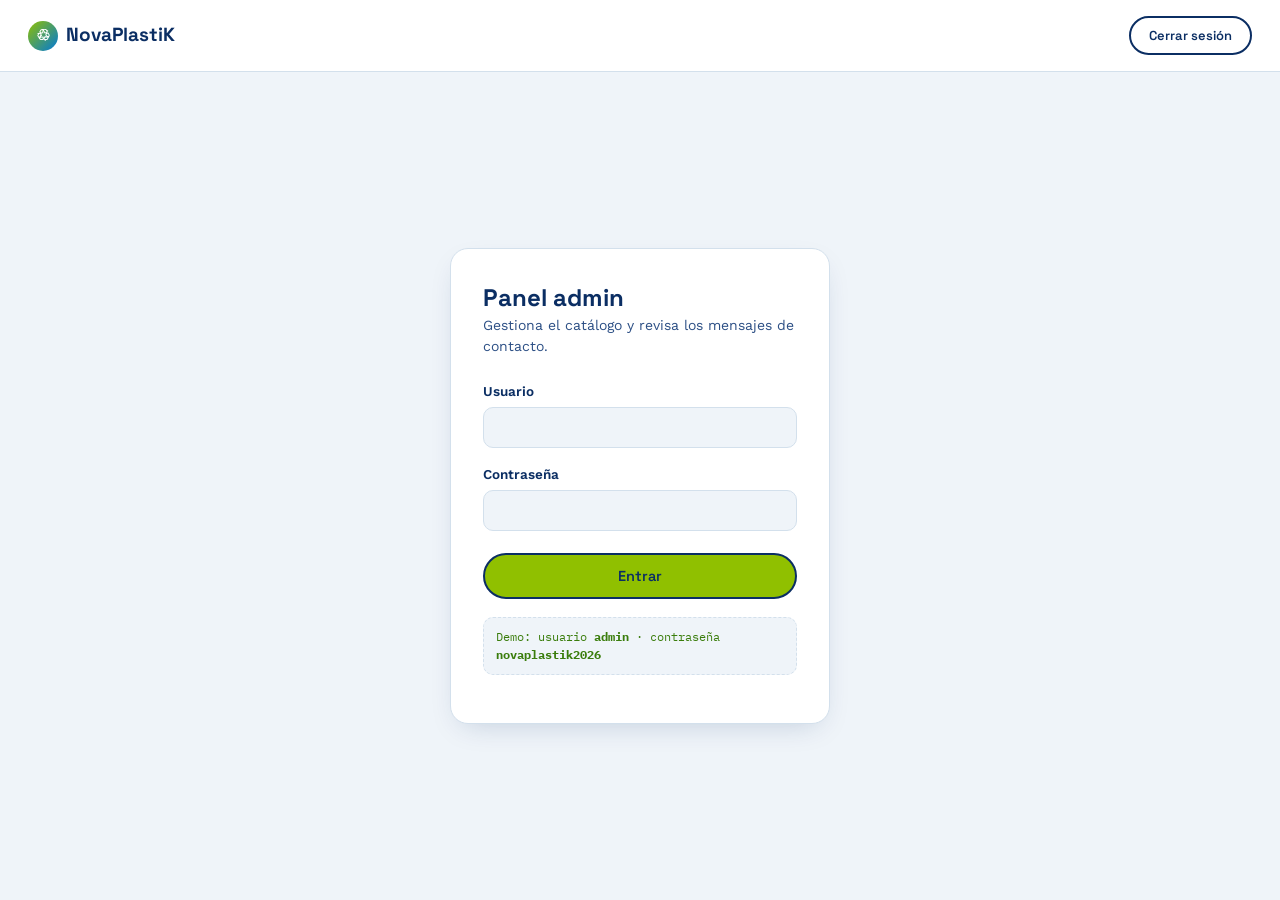
<file: admin.html>
<!DOCTYPE html>
<html lang="es">
<head>
<meta charset="UTF-8">
<meta name="viewport" content="width=device-width, initial-scale=1.0">
<title>Panel admin — NovaPlastiK</title>
<link rel="preconnect" href="https://fonts.googleapis.com">
<link href="https://fonts.googleapis.com/css2?family=IBM+Plex+Mono:wght@500;600&family=Space+Grotesk:wght@500;600;700&family=Work+Sans:wght@400;500;600&display=swap" rel="stylesheet">
<style>
:root {
  /* Paleta tomada del logo NovaPlastiK */
  --ink: #0B2E63;
  --ink-soft: #2C4F85;
  --paper: #EFF4F9;
  --paper-raised: #FFFFFF;
  --moss: #3A7D0C;
  --lime: #90C000;
  --lime-deep: #7BA600;
  --blue: #0078D8;
  --blue-deep: #0048C0;
  --clay: #0068C0;
  --thread: #D3E0EC;
  --danger: #C62828;
  --font-display: "Space Grotesk", "Arial Narrow", sans-serif;
  --font-body: "Work Sans", "Segoe UI", sans-serif;
  --font-mono: "IBM Plex Mono", "Courier New", monospace;
  --radius-card: 18px;
  --container: 1180px;
  --shadow-card: 0 10px 30px -12px rgba(11, 46, 99, 0.22);
}

*, *::before, *::after { box-sizing: border-box; }

body {
  margin: 0;
  font-family: var(--font-body);
  background: var(--paper);
  color: var(--ink);
  line-height: 1.5;
  min-height: 100vh;
  display: flex;
  flex-direction: column;
}

h1, h2, h3 { font-family: var(--font-display); margin: 0 0 .5em; line-height: 1.1; }
p { margin: 0 0 1em; }
button { font-family: inherit; cursor: pointer; }
:focus-visible { outline: 3px solid var(--clay); outline-offset: 2px; }

.container { max-width: var(--container); margin: 0 auto; padding: 0 24px; width: 100%; }

.btn {
  display: inline-flex; align-items: center; justify-content: center; gap: 8px;
  border-radius: 999px; padding: 12px 24px;
  font-family: var(--font-display); font-weight: 600; font-size: 14.5px;
  border: 2px solid var(--ink); text-decoration: none;
  transition: transform .15s ease, background .2s ease;
}
.btn:hover { transform: translateY(-2px); }
.btn-primary { background: var(--lime); color: var(--ink); }
.btn-primary:hover { background: var(--lime-deep); }
.btn-outline { background: transparent; color: var(--ink); }
.btn-outline:hover { background: var(--ink); color: var(--paper); }
.btn-dark { background: var(--ink); color: var(--paper); }
.btn-dark:hover { background: var(--moss); border-color: var(--moss); }

.logo {
  font-family: var(--font-display); font-weight: 700; font-size: 19px;
  text-decoration: none; color: var(--ink);
  display: flex; align-items: center; gap: 8px;
}
.logo-mark {
  display: inline-flex; align-items: center; justify-content: center;
  width: 30px; height: 30px; border-radius: 50%;
  background: linear-gradient(135deg, var(--lime), var(--blue)); color: #FFFFFF; font-size: 16px;
}

.admin-topbar {
  display: flex; align-items: center; justify-content: space-between;
  padding: 16px 28px; border-bottom: 1px solid var(--thread);
  background: var(--paper-raised);
}
#logoutBtn { font-size: 13px; padding: 9px 18px; }

/* ---------- Login ---------- */
.login-wrap { flex: 1; display: flex; align-items: center; justify-content: center; padding: 40px 20px; }
.login-card {
  width: 100%; max-width: 380px;
  background: var(--paper-raised); border: 1px solid var(--thread);
  border-radius: var(--radius-card); padding: 36px 32px; box-shadow: var(--shadow-card);
}
.login-card h1 { font-size: 24px; margin-bottom: 4px; }
.login-card .sub { color: var(--ink-soft); font-size: 14px; margin-bottom: 24px; }
.login-card label { display: flex; flex-direction: column; gap: 6px; font-size: 13.5px; font-weight: 600; margin-bottom: 16px; }
.login-card input {
  padding: 11px 13px; border-radius: 10px; border: 1.5px solid var(--thread);
  background: var(--paper); font-size: 14.5px; font-family: inherit;
}
.login-card button { width: 100%; margin-top: 6px; }
.login-hint {
  margin-top: 18px; font-size: 12px; color: var(--moss); font-family: var(--font-mono);
  background: var(--paper); border: 1px dashed var(--thread); border-radius: 10px; padding: 10px 12px;
}
.login-error { color: var(--danger); font-size: 13px; margin: 0 0 4px; }

/* ---------- Dashboard ---------- */
.admin-main { flex: 1; padding: 34px 0 60px; }

.admin-grid { display: grid; grid-template-columns: repeat(3, 1fr); gap: 18px; margin-bottom: 36px; }
.stat-card {
  background: var(--paper-raised); border: 1px solid var(--thread);
  border-radius: var(--radius-card); padding: 22px;
}
.stat-card span { font-family: var(--font-mono); font-size: 12px; color: var(--moss); }
.stat-card strong { display: block; font-family: var(--font-display); font-size: 32px; margin-top: 6px; }

.admin-section {
  background: var(--paper-raised); border: 1px solid var(--thread);
  border-radius: var(--radius-card); padding: 26px 28px; margin-bottom: 26px;
}
.admin-section-head {
  display: flex; justify-content: space-between; align-items: center;
  margin-bottom: 18px; flex-wrap: wrap; gap: 12px;
}
.admin-section-head h2 { font-size: 19px; margin: 0; }

.admin-table { width: 100%; border-collapse: collapse; font-size: 13.5px; }
.admin-table th {
  text-align: left; font-family: var(--font-mono); font-size: 11.5px;
  text-transform: uppercase; color: var(--moss);
  border-bottom: 1px solid var(--thread); padding: 8px 10px;
}
.admin-table td { padding: 10px; border-bottom: 1px solid var(--thread); vertical-align: middle; }
.admin-table tr:last-child td { border-bottom: none; }

.tabla-thumb {
  width: 48px; height: 48px; border-radius: 8px; object-fit: cover;
  background: var(--paper); display: block;
}
.tabla-thumb-vacio {
  width: 48px; height: 48px; border-radius: 8px; background: var(--paper);
  display: flex; align-items: center; justify-content: center; font-size: 22px;
  border: 1px dashed var(--thread);
}

.admin-empty { color: var(--ink-soft); font-size: 13.5px; padding: 10px 0; }

.mini-btn {
  border: 1px solid var(--thread); background: var(--paper);
  border-radius: 8px; padding: 5px 10px; font-size: 12px; margin-right: 6px;
}
.mini-btn.danger { color: var(--danger); border-color: var(--danger); }

/* ---------- Formulario producto ---------- */
.product-form {
  display: grid; grid-template-columns: repeat(2, 1fr); gap: 14px;
  margin-bottom: 22px; padding-bottom: 22px; border-bottom: 1px dashed var(--thread);
}
.product-form label { display: flex; flex-direction: column; gap: 5px; font-size: 12.5px; font-weight: 600; }
.product-form input, .product-form select, .product-form textarea {
  padding: 9px 11px; border-radius: 8px; border: 1.5px solid var(--thread);
  background: var(--paper); font-size: 13.5px; font-family: inherit;
}
.product-form .full { grid-column: 1 / -1; }
.product-form .form-actions { grid-column: 1 / -1; display: flex; gap: 10px; flex-wrap: wrap; }

/* ---------- Zona de foto ---------- */
.foto-zona {
  grid-column: 1 / -1;
  display: grid; grid-template-columns: 132px 1fr; gap: 16px; align-items: center;
  background: var(--paper); border: 1.5px dashed var(--thread);
  border-radius: 12px; padding: 14px;
}
.foto-preview {
  width: 132px; height: 132px; border-radius: 10px; object-fit: cover;
  background: var(--paper-raised); border: 1px solid var(--thread); display: block;
}
.foto-preview-vacio {
  width: 132px; height: 132px; border-radius: 10px;
  background: var(--paper-raised); border: 1px solid var(--thread);
  display: flex; flex-direction: column; align-items: center; justify-content: center;
  gap: 6px; color: var(--moss); font-size: 11.5px; text-align: center; padding: 8px;
}
.foto-preview-vacio span { font-size: 26px; }
.foto-acciones { display: flex; flex-direction: column; gap: 8px; align-items: flex-start; }
.foto-acciones p { margin: 0; font-size: 12px; color: var(--ink-soft); }
.foto-btn {
  background: var(--ink); color: var(--paper); border: none;
  border-radius: 999px; padding: 9px 18px; font-size: 13px; font-weight: 600;
  font-family: var(--font-display);
}
.foto-btn:hover { background: var(--moss); }
.foto-quitar {
  background: none; border: none; color: var(--danger);
  font-size: 12px; text-decoration: underline; padding: 0;
}
#prodFoto { display: none; }
.foto-aviso { font-size: 12px; color: var(--danger); margin: 0; }

@media (max-width: 720px) {
  .admin-topbar { padding: 14px 16px; }
  .container { padding: 0 16px; }
  .admin-grid { grid-template-columns: 1fr; }
  .product-form { grid-template-columns: 1fr; }
  .foto-zona { grid-template-columns: 1fr; justify-items: center; text-align: center; }
  .foto-acciones { align-items: center; }
  .tabla-wrap { overflow-x: auto; }
  .admin-table { min-width: 560px; }
}
</style>
</head>
<body>

<header class="admin-topbar">
  <a href="index.html" class="logo"><span class="logo-mark">♲</span> NovaPlastiK</a>
  <button id="logoutBtn" class="btn btn-outline" hidden>Cerrar sesión</button>
</header>

<!-- Login -->
<div class="login-wrap" id="loginWrap">
  <div class="login-card">
    <h1>Panel admin</h1>
    <p class="sub">Gestiona el catálogo y revisa los mensajes de contacto.</p>
    <form id="loginForm">
      <label>Usuario
        <input type="text" id="loginUser" autocomplete="username" required>
      </label>
      <label>Contraseña
        <input type="password" id="loginPass" autocomplete="current-password" required>
      </label>
      <p class="login-error" id="loginError" hidden>Usuario o contraseña incorrectos.</p>
      <button type="submit" class="btn btn-primary">Entrar</button>
    </form>
    <p class="login-hint">Demo: usuario <strong>admin</strong> · contraseña <strong>novaplastik2026</strong></p>
  </div>
</div>

<!-- Dashboard -->
<main class="admin-main container" id="adminMain" hidden>

  <div class="admin-grid">
    <div class="stat-card"><span>Productos activos</span><strong id="statProductos">0</strong></div>
    <div class="stat-card"><span>Mensajes recibidos</span><strong id="statMensajes">0</strong></div>
    <div class="stat-card"><span>Valor total catálogo</span><strong id="statValor">$0</strong></div>
  </div>

  <section class="admin-section">
    <div class="admin-section-head">
      <h2>Productos</h2>
      <button id="newProductBtn" class="btn btn-dark">+ Nuevo producto</button>
    </div>

    <form id="productForm" class="product-form" hidden>
      <input type="hidden" id="prodId">

      <!-- Zona de foto -->
      <div class="foto-zona">
        <div id="fotoPreviewWrap">
          <div class="foto-preview-vacio" id="fotoVacio">
            <span>📷</span>
            Sin foto
          </div>
        </div>
        <div class="foto-acciones">
          <input type="file" id="prodFoto" accept="image/*">
          <button type="button" class="foto-btn" id="fotoBtn">Subir foto del bolso</button>
          <button type="button" class="foto-quitar" id="fotoQuitar" hidden>Quitar foto</button>
          <p>JPG o PNG. La imagen se ajusta automáticamente a 700px para que no ocupe demasiado.</p>
          <p class="foto-aviso" id="fotoAviso" hidden></p>
        </div>
      </div>

      <label>Nombre
        <input type="text" id="prodNombre" required>
      </label>
      <label>Tipo
        <select id="prodTipo">
          <option value="bolso">Bolso</option>
          <option value="monedero">Monedero</option>
        </select>
      </label>
      <label>Código de material
        <input type="text" id="prodCodigo" placeholder="♲ 02" required>
      </label>
      <label>Precio (COP)
        <input type="number" id="prodPrecio" min="0" required>
      </label>
      <label class="full">Material
        <input type="text" id="prodMaterial" placeholder="HDPE reciclado · equiv. 4 botellas" required>
      </label>
      <label class="full">Descripción
        <textarea id="prodDescripcion" rows="2" required></textarea>
      </label>
      <div class="form-actions">
        <button type="submit" class="btn btn-primary">Guardar producto</button>
        <button type="button" id="cancelProductBtn" class="btn btn-outline">Cancelar</button>
      </div>
    </form>

    <div class="tabla-wrap">
      <table class="admin-table">
        <thead>
          <tr><th>Foto</th><th>Código</th><th>Nombre</th><th>Tipo</th><th>Precio</th><th></th></tr>
        </thead>
        <tbody id="productosBody"></tbody>
      </table>
    </div>
  </section>

  <section class="admin-section">
    <div class="admin-section-head"><h2>Mensajes de contacto</h2></div>
    <div id="mensajesList"></div>
  </section>

</main>

<script>
/* =========================================================
   Capa de datos (misma que usa la tienda)
   ========================================================= */
const NOVA_KEYS = {
  products: "novaplastik_products",
  messages: "novaplastik_messages",
  session: "novaplastik_admin_session",
};

const NOVA_SEED_PRODUCTS = [
  { id:"np-001", codigo:"♲ 02", nombre:"Bolso Tótem", tipo:"bolso",
    material:"HDPE reciclado · equiv. 6 botellas",
    descripcion:"Bolso de mano grande, correa cruzada ajustable, forro interior impermeable.",
    precio:128000, icono:"👜", imagen:null },
  { id:"np-002", codigo:"♲ 01", nombre:"Monedero Ola", tipo:"monedero",
    material:"PET reciclado · equiv. 2 botellas",
    descripcion:"Monedero compacto con cierre magnético y compartimento para tarjetas.",
    precio:42000, icono:"👛", imagen:null },
  { id:"np-003", codigo:"♲ 05", nombre:"Bolso Costa", tipo:"bolso",
    material:"HDPE + algodón reciclado · equiv. 5 botellas",
    descripcion:"Tote de playa resistente al agua, base reforzada, ideal para el día a día.",
    precio:96000, icono:"🛍️", imagen:null },
  { id:"np-004", codigo:"♲ 01", nombre:"Monedero Arrecife", tipo:"monedero",
    material:"PET reciclado · equiv. 3 botellas",
    descripcion:"Monedero mediano con dos compartimentos y llavero desmontable.",
    precio:54000, icono:"💰", imagen:null },
  { id:"np-005", codigo:"♲ 04", nombre:"Bolso Manglar", tipo:"bolso",
    material:"HDPE reciclado · equiv. 8 botellas",
    descripcion:"Bolso tipo backpack, dos bolsillos frontales, tirantes acolchados.",
    precio:142000, icono:"🎒", imagen:null },
  { id:"np-006", codigo:"♲ 03", nombre:"Monedero Marea", tipo:"monedero",
    material:"PET + PP reciclado · equiv. 3 botellas",
    descripcion:"Monedero alargado tipo sobre, ideal para regalo, cordón removible.",
    precio:48000, icono:"👝", imagen:null },
];

function novaGetProducts() {
  const raw = localStorage.getItem(NOVA_KEYS.products);
  if (!raw) {
    localStorage.setItem(NOVA_KEYS.products, JSON.stringify(NOVA_SEED_PRODUCTS));
    return [...NOVA_SEED_PRODUCTS];
  }
  try { return JSON.parse(raw); } catch (e) { return [...NOVA_SEED_PRODUCTS]; }
}

function novaSaveProducts(products) {
  try {
    localStorage.setItem(NOVA_KEYS.products, JSON.stringify(products));
    return true;
  } catch (e) {
    // Se llenó el almacenamiento del navegador (suele pasar con muchas fotos)
    alert("No se pudo guardar: el almacenamiento del navegador está lleno. " +
          "Elimina algún producto con foto o usa imágenes más livianas.");
    return false;
  }
}

function novaGetMessages() {
  const raw = localStorage.getItem(NOVA_KEYS.messages);
  try { return raw ? JSON.parse(raw) : []; } catch (e) { return []; }
}

function novaFormatPrice(value) {
  return "$" + Number(value).toLocaleString("es-CO");
}

/* =========================================================
   Login
   ========================================================= */
const ADMIN_USER = "admin";
const ADMIN_PASS = "novaplastik2026";

document.addEventListener("DOMContentLoaded", () => {
  wireLogin();
  if (sessionStorage.getItem(NOVA_KEYS.session) === "true") showDashboard();
});

function wireLogin() {
  document.getElementById("loginForm").addEventListener("submit", (e) => {
    e.preventDefault();
    const user = document.getElementById("loginUser").value.trim();
    const pass = document.getElementById("loginPass").value;
    const error = document.getElementById("loginError");
    if (user === ADMIN_USER && pass === ADMIN_PASS) {
      sessionStorage.setItem(NOVA_KEYS.session, "true");
      error.hidden = true;
      showDashboard();
    } else {
      error.hidden = false;
    }
  });

  document.getElementById("logoutBtn").addEventListener("click", () => {
    sessionStorage.removeItem(NOVA_KEYS.session);
    location.reload();
  });
}

function showDashboard() {
  document.getElementById("loginWrap").hidden = true;
  document.getElementById("adminMain").hidden = false;
  document.getElementById("logoutBtn").hidden = false;
  renderStats();
  renderProductTable();
  renderMessages();
  wireProductForm();
  wireFotoUploader();
}

/* =========================================================
   Estadísticas
   ========================================================= */
function renderStats() {
  const productos = novaGetProducts();
  document.getElementById("statProductos").textContent = productos.length;
  document.getElementById("statMensajes").textContent = novaGetMessages().length;
  document.getElementById("statValor").textContent =
    novaFormatPrice(productos.reduce((s, p) => s + p.precio, 0));
}

/* =========================================================
   Foto del producto
   ========================================================= */
let fotoActual = null; // data URL de la imagen en edición

function wireFotoUploader() {
  const input = document.getElementById("prodFoto");
  const btn = document.getElementById("fotoBtn");
  const quitar = document.getElementById("fotoQuitar");

  btn.addEventListener("click", () => input.click());

  input.addEventListener("change", () => {
    const file = input.files[0];
    if (!file) return;
    const aviso = document.getElementById("fotoAviso");

    if (!file.type.startsWith("image/")) {
      aviso.textContent = "Ese archivo no es una imagen.";
      aviso.hidden = false;
      return;
    }
    aviso.hidden = true;
    btn.textContent = "Procesando...";

    redimensionarImagen(file, 700, 0.78)
      .then(dataUrl => {
        fotoActual = dataUrl;
        pintarPreview();
        btn.textContent = "Cambiar foto";
      })
      .catch(() => {
        aviso.textContent = "No se pudo leer la imagen. Intenta con otra.";
        aviso.hidden = false;
        btn.textContent = "Subir foto del bolso";
      });
  });

  quitar.addEventListener("click", () => {
    fotoActual = null;
    input.value = "";
    pintarPreview();
    btn.textContent = "Subir foto del bolso";
  });
}

// Reduce la imagen con canvas antes de guardarla, para que no sature el navegador
function redimensionarImagen(file, maxLado, calidad) {
  return new Promise((resolve, reject) => {
    const reader = new FileReader();
    reader.onerror = reject;
    reader.onload = () => {
      const img = new Image();
      img.onerror = reject;
      img.onload = () => {
        let { width, height } = img;
        if (width > height && width > maxLado) {
          height = Math.round(height * maxLado / width);
          width = maxLado;
        } else if (height > maxLado) {
          width = Math.round(width * maxLado / height);
          height = maxLado;
        }
        const canvas = document.createElement("canvas");
        canvas.width = width;
        canvas.height = height;
        const ctx = canvas.getContext("2d");
        ctx.fillStyle = "#FFFFFF";
        ctx.fillRect(0, 0, width, height);
        ctx.drawImage(img, 0, 0, width, height);
        resolve(canvas.toDataURL("image/jpeg", calidad));
      };
      img.src = reader.result;
    };
    reader.readAsDataURL(file);
  });
}

function pintarPreview() {
  const wrap = document.getElementById("fotoPreviewWrap");
  const quitar = document.getElementById("fotoQuitar");
  if (fotoActual) {
    wrap.innerHTML = `<img class="foto-preview" src="${fotoActual}" alt="Vista previa">`;
    quitar.hidden = false;
  } else {
    wrap.innerHTML = `<div class="foto-preview-vacio"><span>📷</span>Sin foto</div>`;
    quitar.hidden = true;
  }
}

/* =========================================================
   Productos
   ========================================================= */
function renderProductTable() {
  const tbody = document.getElementById("productosBody");
  const productos = novaGetProducts();

  if (!productos.length) {
    tbody.innerHTML = `<tr><td colspan="6" class="admin-empty">No hay productos todavía.</td></tr>`;
    return;
  }

  tbody.innerHTML = productos.map(p => `
    <tr>
      <td>${p.imagen
            ? `<img class="tabla-thumb" src="${p.imagen}" alt="${p.nombre}">`
            : `<div class="tabla-thumb-vacio">${p.icono || "📷"}</div>`}</td>
      <td>${p.codigo}</td>
      <td>${p.nombre}</td>
      <td>${p.tipo}</td>
      <td>${novaFormatPrice(p.precio)}</td>
      <td>
        <button class="mini-btn" data-act="edit" data-id="${p.id}">Editar</button>
        <button class="mini-btn danger" data-act="delete" data-id="${p.id}">Eliminar</button>
      </td>
    </tr>
  `).join("");

  tbody.querySelectorAll("[data-act]").forEach(btn => {
    btn.addEventListener("click", () => {
      const { act, id } = btn.dataset;
      if (act === "edit") editProduct(id);
      if (act === "delete") deleteProduct(id);
    });
  });
}

function wireProductForm() {
  const form = document.getElementById("productForm");
  const newBtn = document.getElementById("newProductBtn");
  const cancelBtn = document.getElementById("cancelProductBtn");

  newBtn.addEventListener("click", () => {
    form.reset();
    document.getElementById("prodId").value = "";
    fotoActual = null;
    pintarPreview();
    document.getElementById("fotoBtn").textContent = "Subir foto del bolso";
    form.hidden = false;
    form.scrollIntoView({ behavior: "smooth", block: "nearest" });
  });

  cancelBtn.addEventListener("click", () => { form.hidden = true; });

  form.addEventListener("submit", (e) => {
    e.preventDefault();
    const id = document.getElementById("prodId").value;
    const productos = novaGetProducts();
    const tipo = document.getElementById("prodTipo").value;

    const data = {
      nombre: document.getElementById("prodNombre").value.trim(),
      tipo: tipo,
      codigo: document.getElementById("prodCodigo").value.trim(),
      precio: Number(document.getElementById("prodPrecio").value),
      material: document.getElementById("prodMaterial").value.trim(),
      descripcion: document.getElementById("prodDescripcion").value.trim(),
      icono: tipo === "bolso" ? "👜" : "👛",
      imagen: fotoActual,
    };

    if (id) {
      const idx = productos.findIndex(p => p.id === id);
      if (idx > -1) productos[idx] = { ...productos[idx], ...data };
    } else {
      productos.push({ id: "np-" + Date.now(), ...data });
    }

    if (!novaSaveProducts(productos)) return;

    form.hidden = true;
    fotoActual = null;
    renderStats();
    renderProductTable();
  });
}

function editProduct(id) {
  const p = novaGetProducts().find(p => p.id === id);
  if (!p) return;
  document.getElementById("prodId").value = p.id;
  document.getElementById("prodNombre").value = p.nombre;
  document.getElementById("prodTipo").value = p.tipo;
  document.getElementById("prodCodigo").value = p.codigo;
  document.getElementById("prodPrecio").value = p.precio;
  document.getElementById("prodMaterial").value = p.material;
  document.getElementById("prodDescripcion").value = p.descripcion;

  fotoActual = p.imagen || null;
  pintarPreview();
  document.getElementById("fotoBtn").textContent = fotoActual ? "Cambiar foto" : "Subir foto del bolso";

  const form = document.getElementById("productForm");
  form.hidden = false;
  form.scrollIntoView({ behavior: "smooth", block: "nearest" });
}

function deleteProduct(id) {
  if (!confirm("¿Eliminar este producto del catálogo?")) return;
  novaSaveProducts(novaGetProducts().filter(p => p.id !== id));
  renderStats();
  renderProductTable();
}

/* =========================================================
   Mensajes
   ========================================================= */
function renderMessages() {
  const wrap = document.getElementById("mensajesList");
  const mensajes = novaGetMessages();

  if (!mensajes.length) {
    wrap.innerHTML = `<p class="admin-empty">Todavía no han llegado mensajes.</p>`;
    return;
  }

  wrap.innerHTML = `
    <div class="tabla-wrap">
      <table class="admin-table">
        <thead><tr><th>Fecha</th><th>Nombre</th><th>Correo</th><th>Mensaje</th></tr></thead>
        <tbody>
          ${mensajes.map(m => `
            <tr>
              <td>${new Date(m.fecha).toLocaleString("es-CO")}</td>
              <td>${m.nombre}</td>
              <td>${m.email}</td>
              <td style="white-space:pre-wrap">${m.mensaje}</td>
            </tr>
          `).join("")}
        </tbody>
      </table>
    </div>
  `;
}
</script>
</body>
</html>
</file>
